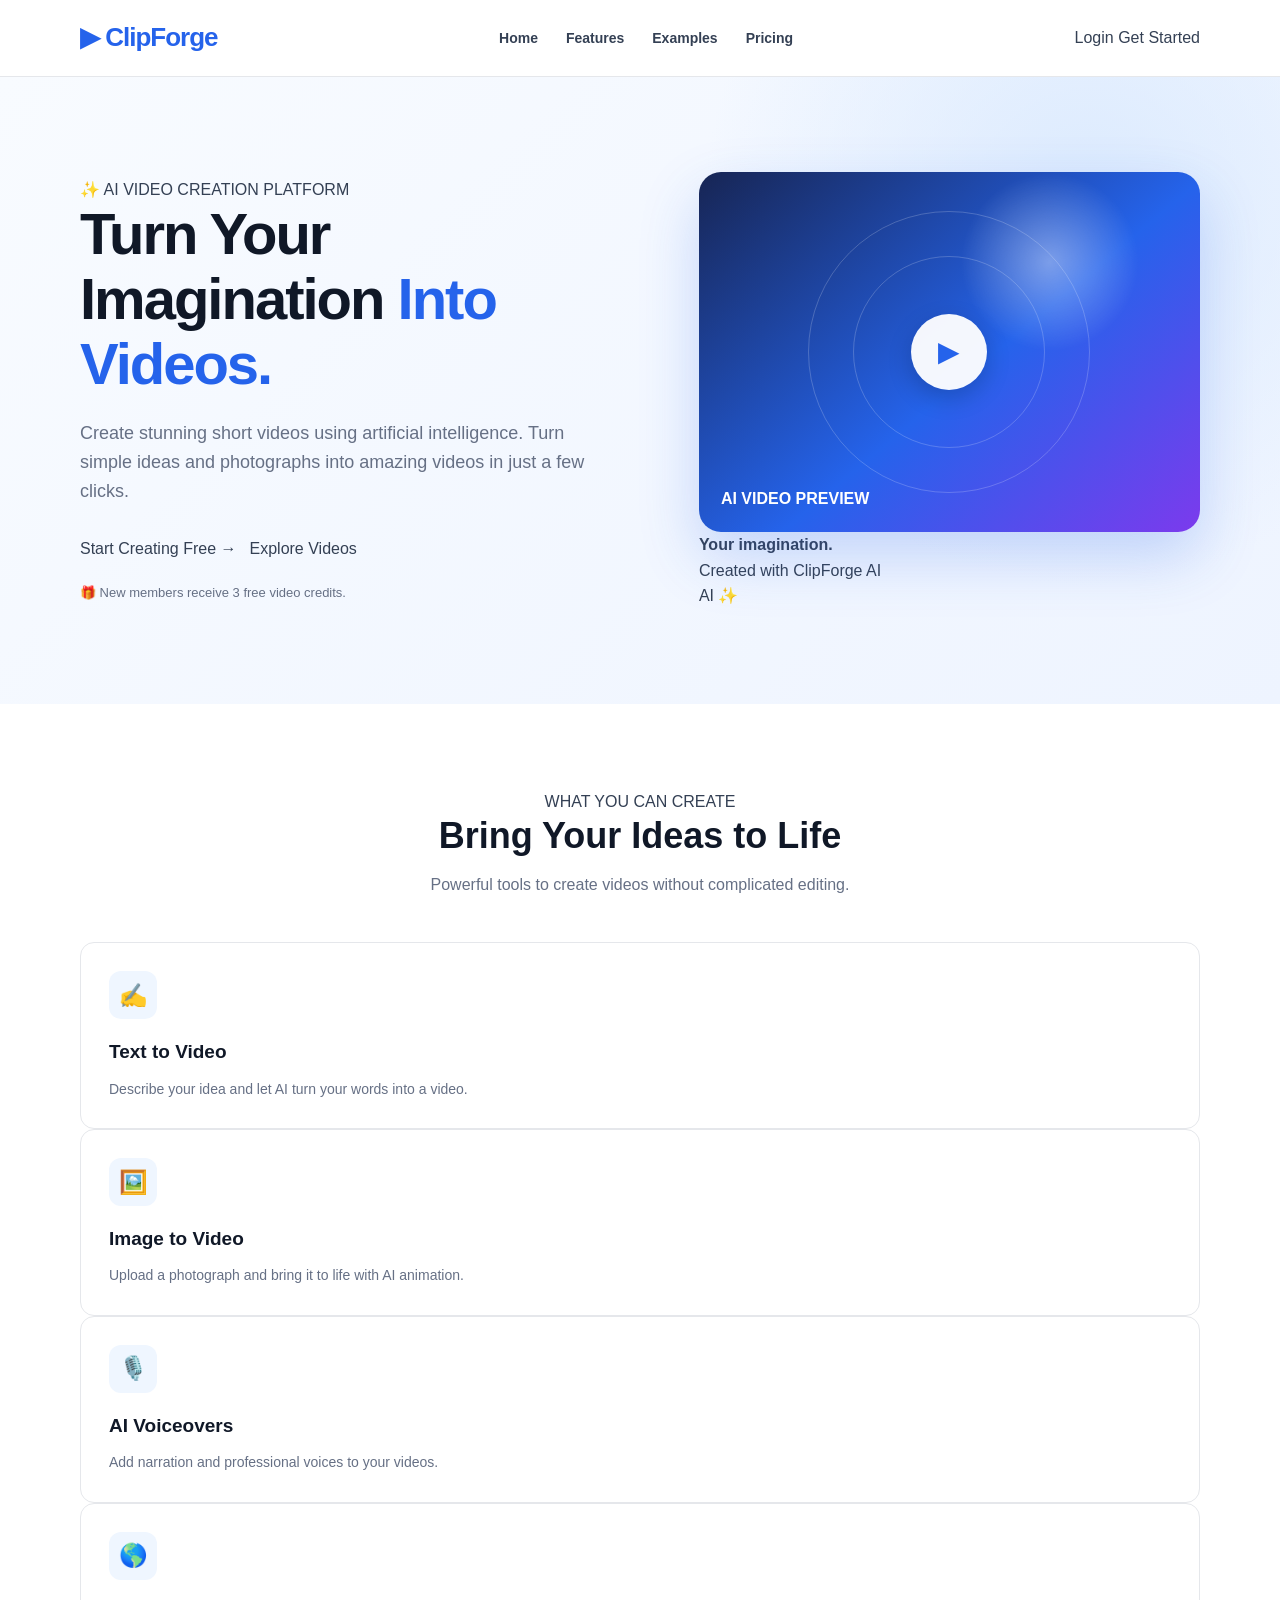
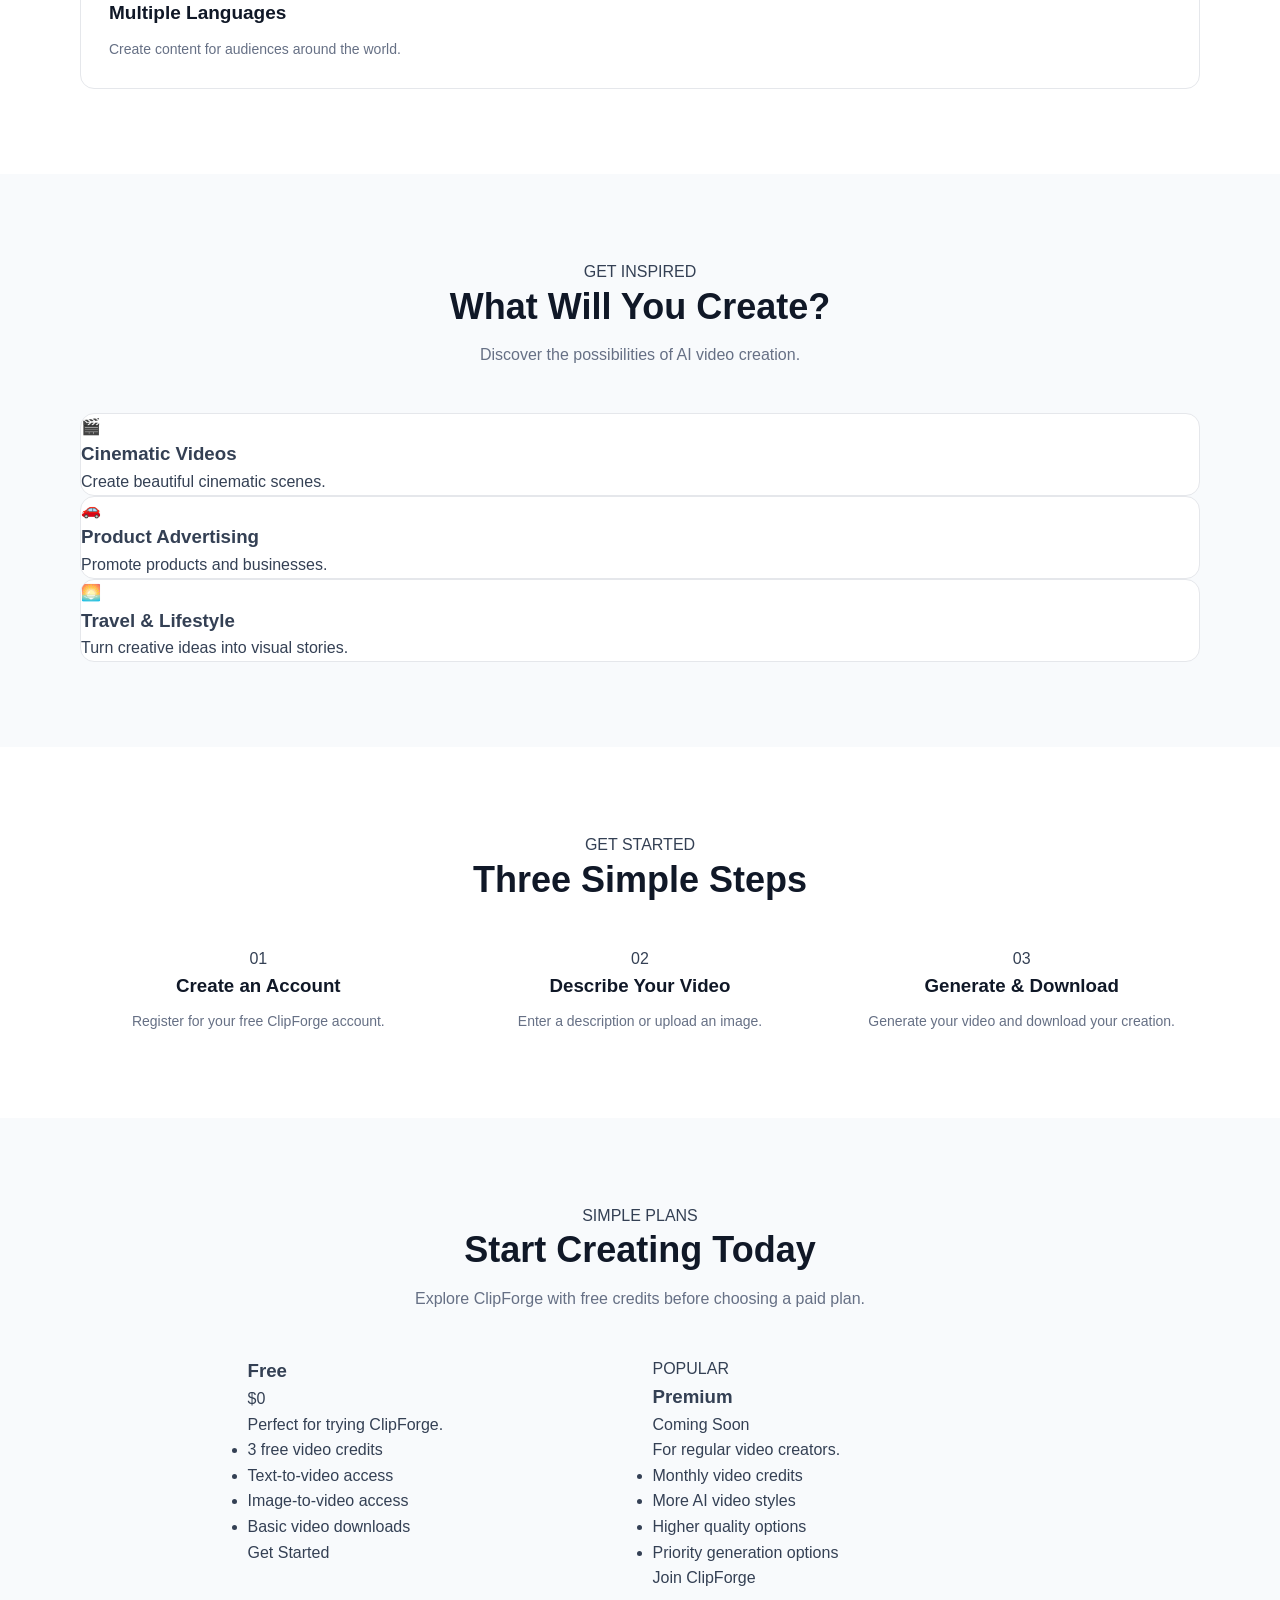
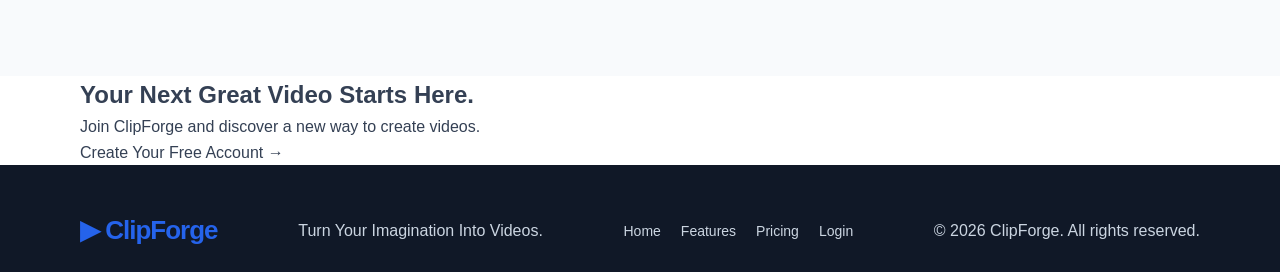
<file: index.html>
<!DOCTYPE html>
<html lang="en">
<head>
    <meta charset="UTF-8">
    <meta name="viewport" content="width=device-width, initial-scale=1.0">

    <title>ClipForge - AI Video Generator</title>

    <meta name="description" content="Turn your imagination into videos with ClipForge. Create amazing AI videos from text and images.">

    <meta name="theme-color" content="#102b50">

    <link rel="stylesheet" href="css/style.css">
</head>

<body>

<!-- HEADER -->
<header class="header">
    <div class="container header-content">

        <a href="index.html" class="logo">
            <span class="logo-icon">▶</span>
            <span>ClipForge</span>
        </a>

        <nav class="navigation">
            <a href="#home">Home</a>
            <a href="#features">Features</a>
            <a href="#examples">Examples</a>
            <a href="#pricing">Pricing</a>
        </nav>

        <div class="header-buttons">
            <a href="login.html" class="login-btn">Login</a>
            <a href="register.html" class="register-btn">Get Started</a>
        </div>

        <button class="menu-toggle" id="menuToggle" aria-label="Open menu">
            ☰
        </button>

    </div>
</header>


<!-- HERO SECTION -->
<main>

<section class="hero" id="home">

    <div class="container hero-content">

        <div class="hero-text">

            <span class="hero-label">
                ✨ AI VIDEO CREATION PLATFORM
            </span>

            <h1>
                Turn Your Imagination
                <span>Into Videos.</span>
            </h1>

            <p>
                Create stunning short videos using artificial intelligence.
                Turn simple ideas and photographs into amazing videos
                in just a few clicks.
            </p>

            <div class="hero-buttons">
                <a href="register.html" class="primary-btn">
                    Start Creating Free →
                </a>

                <a href="#examples" class="secondary-btn">
                    Explore Videos
                </a>
            </div>

            <div class="hero-note">
                🎁 New members receive 3 free video credits.
            </div>

        </div>

        <div class="hero-visual">

            <div class="video-preview">

                <div class="preview-image">
                    <div class="play-button">▶</div>
                    <span class="preview-label">AI VIDEO PREVIEW</span>
                </div>

                <div class="preview-footer">
                    <div>
                        <strong>Your imagination.</strong>
                        <p>Created with ClipForge AI</p>
                    </div>

                    <span class="ai-badge">AI ✨</span>
                </div>

            </div>

        </div>

    </div>

</section>


<!-- FEATURES -->
<section class="features section" id="features">

    <div class="container">

        <div class="section-heading">
            <span>WHAT YOU CAN CREATE</span>
            <h2>Bring Your Ideas to Life</h2>
            <p>Powerful tools to create videos without complicated editing.</p>
        </div>

        <div class="feature-grid">

            <div class="feature-card">
                <div class="feature-icon">✍️</div>
                <h3>Text to Video</h3>
                <p>Describe your idea and let AI turn your words into a video.</p>
            </div>

            <div class="feature-card">
                <div class="feature-icon">🖼️</div>
                <h3>Image to Video</h3>
                <p>Upload a photograph and bring it to life with AI animation.</p>
            </div>

            <div class="feature-card">
                <div class="feature-icon">🎙️</div>
                <h3>AI Voiceovers</h3>
                <p>Add narration and professional voices to your videos.</p>
            </div>

            <div class="feature-card">
                <div class="feature-icon">🌎</div>
                <h3>Multiple Languages</h3>
                <p>Create content for audiences around the world.</p>
            </div>

        </div>

    </div>

</section>


<!-- VIDEO EXAMPLES -->
<section class="examples section" id="examples">

    <div class="container">

        <div class="section-heading">
            <span>GET INSPIRED</span>
            <h2>What Will You Create?</h2>
            <p>Discover the possibilities of AI video creation.</p>
        </div>

        <div class="example-grid">

            <div class="example-card">
                <div class="example-placeholder">🎬</div>
                <h3>Cinematic Videos</h3>
                <p>Create beautiful cinematic scenes.</p>
            </div>

            <div class="example-card">
                <div class="example-placeholder">🚗</div>
                <h3>Product Advertising</h3>
                <p>Promote products and businesses.</p>
            </div>

            <div class="example-card">
                <div class="example-placeholder">🌅</div>
                <h3>Travel & Lifestyle</h3>
                <p>Turn creative ideas into visual stories.</p>
            </div>

        </div>

    </div>

</section>


<!-- HOW IT WORKS -->
<section class="how-it-works section">

    <div class="container">

        <div class="section-heading">
            <span>GET STARTED</span>
            <h2>Three Simple Steps</h2>
        </div>

        <div class="steps-grid">

            <div class="step">
                <span>01</span>
                <h3>Create an Account</h3>
                <p>Register for your free ClipForge account.</p>
            </div>

            <div class="step">
                <span>02</span>
                <h3>Describe Your Video</h3>
                <p>Enter a description or upload an image.</p>
            </div>

            <div class="step">
                <span>03</span>
                <h3>Generate & Download</h3>
                <p>Generate your video and download your creation.</p>
            </div>

        </div>

    </div>

</section>


<!-- PRICING -->
<section class="pricing section" id="pricing">

    <div class="container">

        <div class="section-heading">
            <span>SIMPLE PLANS</span>
            <h2>Start Creating Today</h2>
            <p>Explore ClipForge with free credits before choosing a paid plan.</p>
        </div>

        <div class="pricing-grid">

            <div class="price-card">
                <h3>Free</h3>
                <div class="price">$0</div>
                <p>Perfect for trying ClipForge.</p>

                <ul>
                    <li>3 free video credits</li>
                    <li>Text-to-video access</li>
                    <li>Image-to-video access</li>
                    <li>Basic video downloads</li>
                </ul>

                <a href="register.html" class="secondary-btn">
                    Get Started
                </a>
            </div>

            <div class="price-card featured-price">
                <span class="popular-label">POPULAR</span>

                <h3>Premium</h3>
                <div class="price">Coming Soon</div>
                <p>For regular video creators.</p>

                <ul>
                    <li>Monthly video credits</li>
                    <li>More AI video styles</li>
                    <li>Higher quality options</li>
                    <li>Priority generation options</li>
                </ul>

                <a href="register.html" class="primary-btn">
                    Join ClipForge
                </a>
            </div>

        </div>

    </div>

</section>


<!-- FINAL CALL TO ACTION -->
<section class="final-cta">

    <div class="container">

        <h2>Your Next Great Video Starts Here.</h2>

        <p>
            Join ClipForge and discover a new way to create videos.
        </p>

        <a href="register.html" class="primary-btn">
            Create Your Free Account →
        </a>

    </div>

</section>

</main>


<!-- FOOTER -->
<footer class="footer">

    <div class="container footer-content">

        <a href="index.html" class="logo footer-logo">
            <span class="logo-icon">▶</span>
            <span>ClipForge</span>
        </a>

        <p>
            Turn Your Imagination Into Videos.
        </p>

        <div class="footer-links">
            <a href="#home">Home</a>
            <a href="#features">Features</a>
            <a href="#pricing">Pricing</a>
            <a href="login.html">Login</a>
        </div>

        <p class="copyright">
            © <span id="currentYear"></span> ClipForge. All rights reserved.
        </p>

    </div>

</footer>


<script src="js/main.js"></script>

</body>
</html>
</file>
<file: css/style.css>
/* =========================
   CLIPFORGE - MAIN STYLES
========================= */

:root {
    --primary: #2563eb;
    --primary-dark: #1d4ed8;
    --dark: #101827;
    --text: #344054;
    --muted: #667085;
    --light: #f8fafc;
    --white: #ffffff;
    --border: #e5e7eb;
    --radius: 14px;
    --shadow: 0 12px 35px rgba(16, 24, 40, 0.08);
}

* {
    margin: 0;
    padding: 0;
    box-sizing: border-box;
}

html {
    scroll-behavior: smooth;
}

body {
    font-family: Arial, Helvetica, sans-serif;
    color: var(--text);
    background: var(--white);
    line-height: 1.6;
}

a {
    color: inherit;
    text-decoration: none;
}

button {
    font: inherit;
    cursor: pointer;
}

.container {
    width: min(1120px, 92%);
    margin: 0 auto;
}

/* HEADER */

.header {
    background: var(--white);
    border-bottom: 1px solid var(--border);
    position: sticky;
    top: 0;
    z-index: 100;
}

.header-content {
    min-height: 76px;
    display: flex;
    align-items: center;
    justify-content: space-between;
    gap: 25px;
}

.logo {
    color: var(--dark);
    font-size: 26px;
    font-weight: 800;
    letter-spacing: -1px;
}

.logo span {
    color: var(--primary);
}

.navigation {
    display: flex;
    align-items: center;
    gap: 28px;
}

.navigation a {
    color: var(--text);
    font-size: 14px;
    font-weight: 600;
    transition: color 0.2s ease;
}

.navigation a:hover {
    color: var(--primary);
}

.navigation .nav-cta {
    background: var(--primary);
    color: var(--white);
    padding: 11px 19px;
    border-radius: 8px;
}

.navigation .nav-cta:hover {
    background: var(--primary-dark);
    color: var(--white);
}

.menu-toggle {
    display: none;
    background: transparent;
    border: 0;
    color: var(--dark);
    font-size: 28px;
}

/* BUTTONS */

.btn {
    display: inline-flex;
    align-items: center;
    justify-content: center;
    padding: 13px 23px;
    border-radius: 9px;
    font-weight: 700;
    transition: 0.2s ease;
}

.btn-primary {
    background: var(--primary);
    color: var(--white);
}

.btn-primary:hover {
    background: var(--primary-dark);
    transform: translateY(-2px);
}

.btn-secondary {
    background: var(--white);
    color: var(--dark);
    border: 1px solid var(--border);
}

.btn-secondary:hover {
    border-color: var(--primary);
    color: var(--primary);
}

/* HERO */

.hero {
    padding: 95px 0;
    background:
        radial-gradient(circle at 85% 20%, #dbeafe 0, transparent 32%),
        linear-gradient(135deg, #f8fbff, #eef4ff);
    overflow: hidden;
}

.hero-content {
    display: grid;
    grid-template-columns: 1.05fr 0.95fr;
    align-items: center;
    gap: 65px;
}

.hero-text h1 {
    color: var(--dark);
    font-size: clamp(38px, 5vw, 58px);
    line-height: 1.12;
    letter-spacing: -2px;
    margin-bottom: 22px;
}

.hero-text h1 span {
    color: var(--primary);
}

.hero-text p {
    max-width: 540px;
    color: var(--muted);
    font-size: 18px;
    margin-bottom: 30px;
}

.hero-buttons {
    display: flex;
    flex-wrap: wrap;
    gap: 13px;
}

.hero-note {
    margin-top: 22px;
    color: var(--muted);
    font-size: 13px;
}

/* HERO VIDEO PREVIEW */

.hero-preview {
    position: relative;
}

.preview-image {
    min-height: 360px;
    border-radius: 22px;
    background:
        radial-gradient(circle at 70% 25%, rgba(255,255,255,.4), transparent 20%),
        linear-gradient(140deg, #172554, #2563eb 55%, #7c3aed);
    box-shadow: 0 25px 60px rgba(37, 99, 235, 0.23);
    display: flex;
    align-items: center;
    justify-content: center;
    position: relative;
    overflow: hidden;
}

.preview-image::before,
.preview-image::after {
    content: "";
    position: absolute;
    border: 1px solid rgba(255,255,255,.2);
    border-radius: 50%;
}

.preview-image::before {
    width: 280px;
    height: 280px;
}

.preview-image::after {
    width: 190px;
    height: 190px;
}

.play-button {
    width: 76px;
    height: 76px;
    border-radius: 50%;
    background: rgba(255,255,255,.95);
    color: var(--primary);
    display: grid;
    place-items: center;
    font-size: 28px;
    z-index: 1;
    box-shadow: 0 8px 25px rgba(0,0,0,.2);
}

.preview-label {
    position: absolute;
    left: 22px;
    bottom: 20px;
    color: white;
    font-weight: 700;
    z-index: 1;
}

/* GENERAL SECTIONS */

.section {
    padding: 85px 0;
}

.section-heading {
    text-align: center;
    max-width: 650px;
    margin: 0 auto 45px;
}

.section-heading h2 {
    color: var(--dark);
    font-size: 36px;
    line-height: 1.2;
    margin-bottom: 14px;
}

.section-heading p {
    color: var(--muted);
}

/* FEATURES */

.features-grid {
    display: grid;
    grid-template-columns: repeat(3, 1fr);
    gap: 22px;
}

.feature-card {
    padding: 28px;
    border: 1px solid var(--border);
    border-radius: var(--radius);
    background: var(--white);
    transition: 0.2s ease;
}

.feature-card:hover {
    transform: translateY(-5px);
    box-shadow: var(--shadow);
}

.feature-icon {
    width: 48px;
    height: 48px;
    border-radius: 12px;
    display: grid;
    place-items: center;
    background: #eff6ff;
    color: var(--primary);
    font-size: 23px;
    margin-bottom: 18px;
}

.feature-card h3 {
    color: var(--dark);
    margin-bottom: 10px;
    font-size: 19px;
}

.feature-card p {
    color: var(--muted);
    font-size: 14px;
}

/* EXAMPLES */

.examples {
    background: var(--light);
}

.examples-grid {
    display: grid;
    grid-template-columns: repeat(3, 1fr);
    gap: 22px;
}

.example-card {
    background: var(--white);
    border: 1px solid var(--border);
    border-radius: var(--radius);
    overflow: hidden;
}

.example-image {
    min-height: 190px;
    display: grid;
    place-items: center;
    color: white;
    font-size: 36px;
    background: linear-gradient(135deg, #1e3a8a, #60a5fa);
}

.example-card:nth-child(2) .example-image {
    background: linear-gradient(135deg, #581c87, #c084fc);
}

.example-card:nth-child(3) .example-image {
    background: linear-gradient(135deg, #064e3b, #34d399);
}

.example-info {
    padding: 20px;
}

.example-info h3 {
    color: var(--dark);
    margin-bottom: 5px;
}

.example-info p {
    color: var(--muted);
    font-size: 14px;
}

/* HOW IT WORKS */

.steps-grid {
    display: grid;
    grid-template-columns: repeat(3, 1fr);
    gap: 25px;
    text-align: center;
}

.step-number {
    width: 52px;
    height: 52px;
    margin: 0 auto 18px;
    display: grid;
    place-items: center;
    border-radius: 50%;
    background: #eff6ff;
    color: var(--primary);
    font-size: 21px;
    font-weight: 800;
}

.step h3 {
    color: var(--dark);
    margin-bottom: 9px;
}

.step p {
    color: var(--muted);
    font-size: 14px;
}

/* PRICING */

.pricing {
    background: var(--light);
}

.pricing-grid {
    display: grid;
    grid-template-columns: repeat(2, minmax(0, 380px));
    justify-content: center;
    gap: 25px;
}

.pricing-card {
    background: var(--white);
    border: 1px solid var(--border);
    border-radius: var(--radius);
    padding: 32px;
    box-shadow: var(--shadow);
}

.pricing-card h3 {
    color: var(--dark);
    font-size: 22px;
    margin-bottom: 10px;
}

.pricing-card .price {
    color: var(--dark);
    font-size: 36px;
    font-weight: 800;
    margin: 15px 0;
}

.pricing-card p,
.pricing-card li {
    color: var(--muted);
    font-size: 14px;
}

.pricing-card ul {
    list-style: none;
    margin: 22px 0;
}

.pricing-card li {
    margin: 10px 0;
}

.pricing-card li::before {
    content: "✓";
    color: #16a34a;
    font-weight: 800;
    margin-right: 9px;
}

/* CTA */

.cta {
    padding: 75px 0;
    text-align: center;
    background: linear-gradient(120deg, #1d4ed8, #4338ca);
    color: var(--white);
}

.cta h2 {
    font-size: 36px;
    margin-bottom: 14px;
}

.cta p {
    margin-bottom: 25px;
    color: #e0e7ff;
}

.cta .btn {
    background: var(--white);
    color: var(--primary);
}

/* FOOTER */

.footer {
    background: #101827;
    color: #cbd5e1;
    padding: 45px 0 20px;
}

.footer-content {
    display: flex;
    align-items: center;
    justify-content: space-between;
    flex-wrap: wrap;
    gap: 20px;
}

.footer .logo {
    color: var(--white);
}

.footer-links {
    display: flex;
    flex-wrap: wrap;
    gap: 20px;
    font-size: 14px;
}

.footer-links a:hover {
    color: var(--white);
}

.footer-bottom {
    border-top: 1px solid #344054;
    margin-top: 30px;
    padding-top: 18px;
    text-align: center;
    color: #98a2b3;
    font-size: 13px;
}

/* MOBILE RESPONSIVE */

@media (max-width: 850px) {
    .hero-content {
        grid-template-columns: 1fr;
        gap: 40px;
    }

    .hero-text {
        text-align: center;
    }

    .hero-text p {
        margin-left: auto;
        margin-right: auto;
    }

    .hero-buttons {
        justify-content: center;
    }

    .features-grid,
    .examples-grid {
        grid-template-columns: repeat(2, 1fr);
    }

    .navigation {
        gap: 15px;
    }
}

@media (max-width: 650px) {
    .header-content {
        min-height: 68px;
    }

    .menu-toggle {
        display: block;
    }

    .navigation {
        display: none;
        position: absolute;
        top: 68px;
        left: 0;
        right: 0;
        padding: 22px;
        background: var(--white);
        border-bottom: 1px solid var(--border);
        box-shadow: var(--shadow);
        flex-direction: column;
        align-items: stretch;
        gap: 18px;
    }

    .navigation.active {
        display: flex;
    }

    .navigation a {
        padding: 5px 0;
    }

    .navigation .nav-cta {
        text-align: center;
    }

    .hero {
        padding: 65px 0;
    }

    .hero-text h1 {
        font-size: 40px;
    }

    .hero-text p {
        font-size: 16px;
    }

    .preview-image {
        min-height: 260px;
    }

    .section {
        padding: 60px 0;
    }

    .section-heading h2,
    .cta h2 {
        font-size: 29px;
    }

    .features-grid,
    .examples-grid,
    .steps-grid,
    .pricing-grid {
        grid-template-columns: 1fr;
    }

    .footer-content {
        flex-direction: column;
        text-align: center;
    }

    .footer-links {
        justify-content: center;
    }
}
</file>
